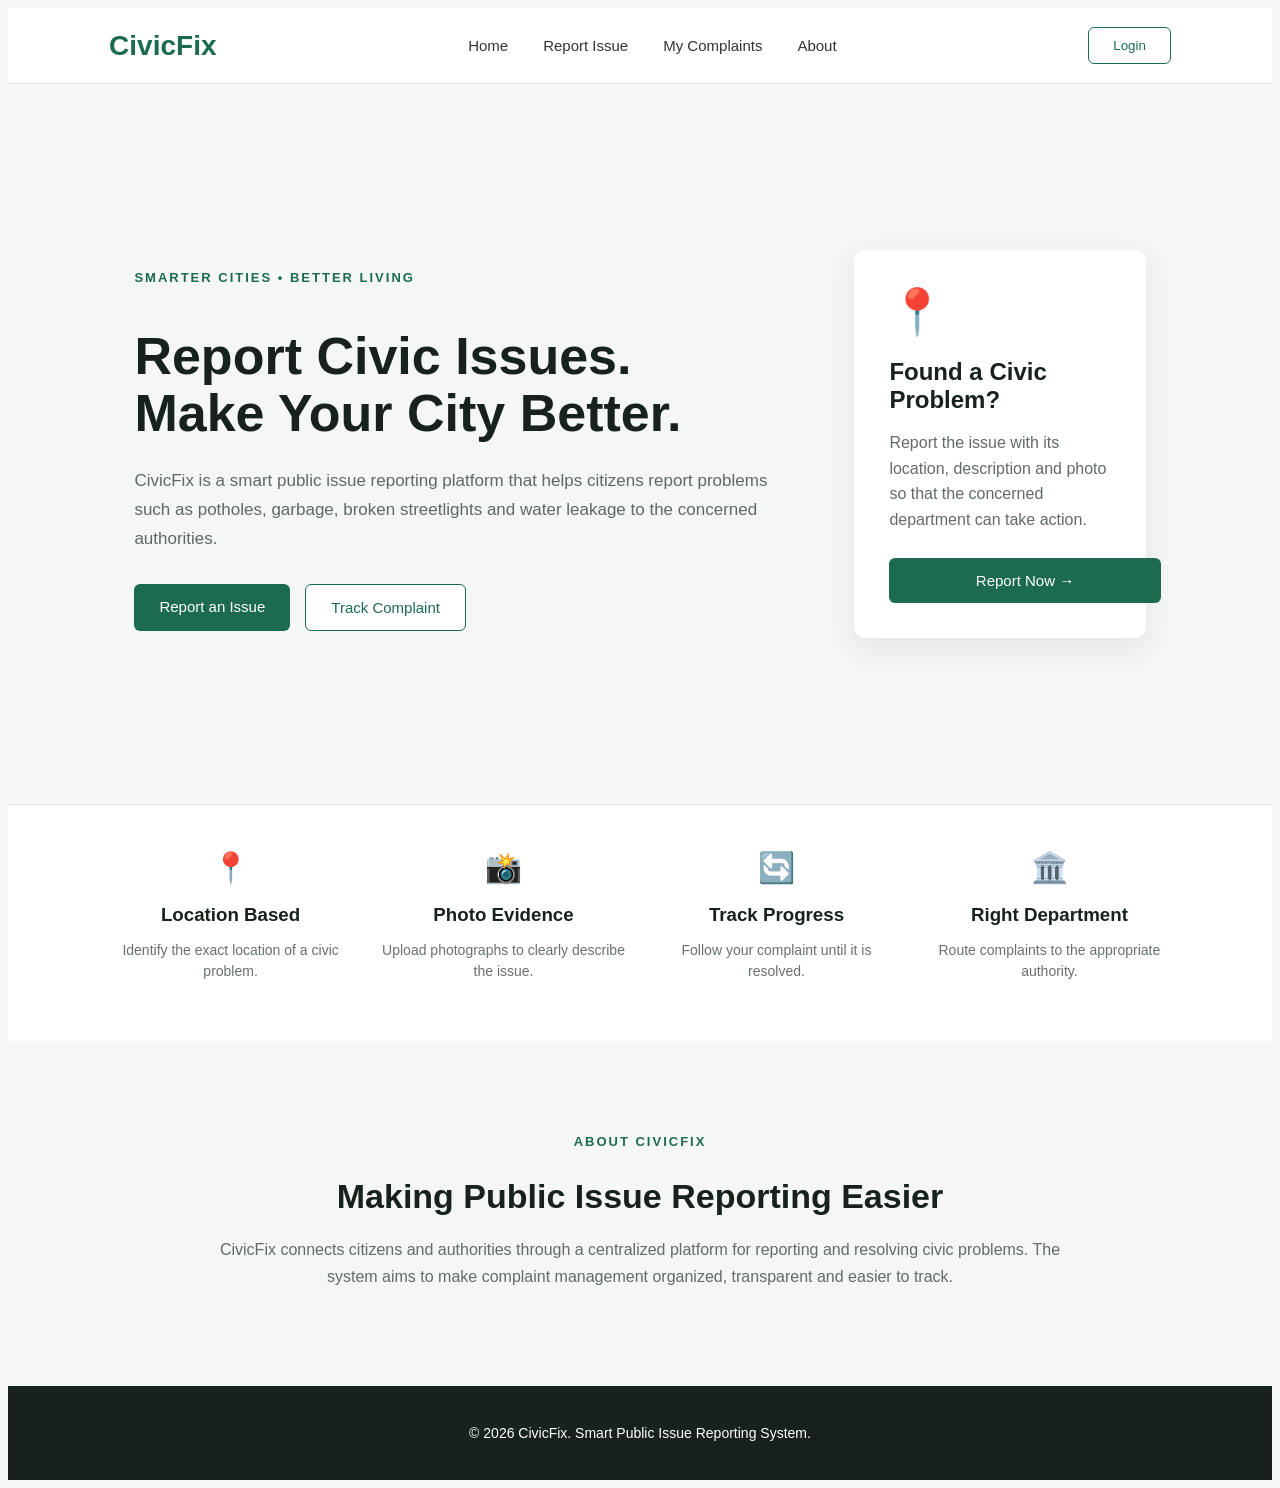
<file: index.html>
<!DOCTYPE html>
<html lang="en">
<head>
    <meta charset="UTF-8">
    <meta name="viewport" content="width=device-width, initial-scale=1.0">
    <title>CivicFix | Smart Public Issue Reporting</title>
    <link rel="stylesheet" href="style.css">
</head>
<body>
<header>
    <div class="logo">CivicFix</div>
    <nav>
        <a href="index.html">Home</a>
        <a href="report.html">Report Issue</a>
        <a href="complaints.html">My Complaints</a>
        <a href="index.html#about">About</a>
    </nav>
    <button class="login-btn">Login</button>
</header>

<section class="hero">
    <div class="hero-content">
        <p class="tagline">SMARTER CITIES • BETTER LIVING</p>
        <h1>Report Civic Issues.<br>Make Your City Better.</h1>
        <p class="description">
            CivicFix is a smart public issue reporting platform that helps citizens
            report problems such as potholes, garbage, broken streetlights and
            water leakage to the concerned authorities.
        </p>
        <div class="hero-buttons">
            <a href="report.html" class="primary-btn">Report an Issue</a>
            <a href="complaints.html" class="secondary-btn">Track Complaint</a>
        </div>
    </div>
    <div class="report-card">
        <div class="card-icon">📍</div>
        <h2>Found a Civic Problem?</h2>
        <p>
            Report the issue with its location, description and photo so that
            the concerned department can take action.
        </p>
        <a href="report.html" class="card-btn">Report Now →</a>
    </div>
</section>

<section class="features">
    <div class="feature">
        <div class="feature-icon">📍</div>
        <h3>Location Based</h3>
        <p>Identify the exact location of a civic problem.</p>
    </div>
    <div class="feature">
        <div class="feature-icon">📸</div>
        <h3>Photo Evidence</h3>
        <p>Upload photographs to clearly describe the issue.</p>
    </div>
    <div class="feature">
        <div class="feature-icon">🔄</div>
        <h3>Track Progress</h3>
        <p>Follow your complaint until it is resolved.</p>
    </div>
    <div class="feature">
        <div class="feature-icon">🏛️</div>
        <h3>Right Department</h3>
        <p>Route complaints to the appropriate authority.</p>
    </div>
</section>

<section class="about" id="about">
    <p class="tagline">ABOUT CIVICFIX</p>
    <h2>Making Public Issue Reporting Easier</h2>
    <p>
        CivicFix connects citizens and authorities through a centralized platform
        for reporting and resolving civic problems. The system aims to make
        complaint management organized, transparent and easier to track.
    </p>
</section>

<footer>
    <p>© 2026 CivicFix. Smart Public Issue Reporting System.</p>
</footer>
</body>
</html>
</file>
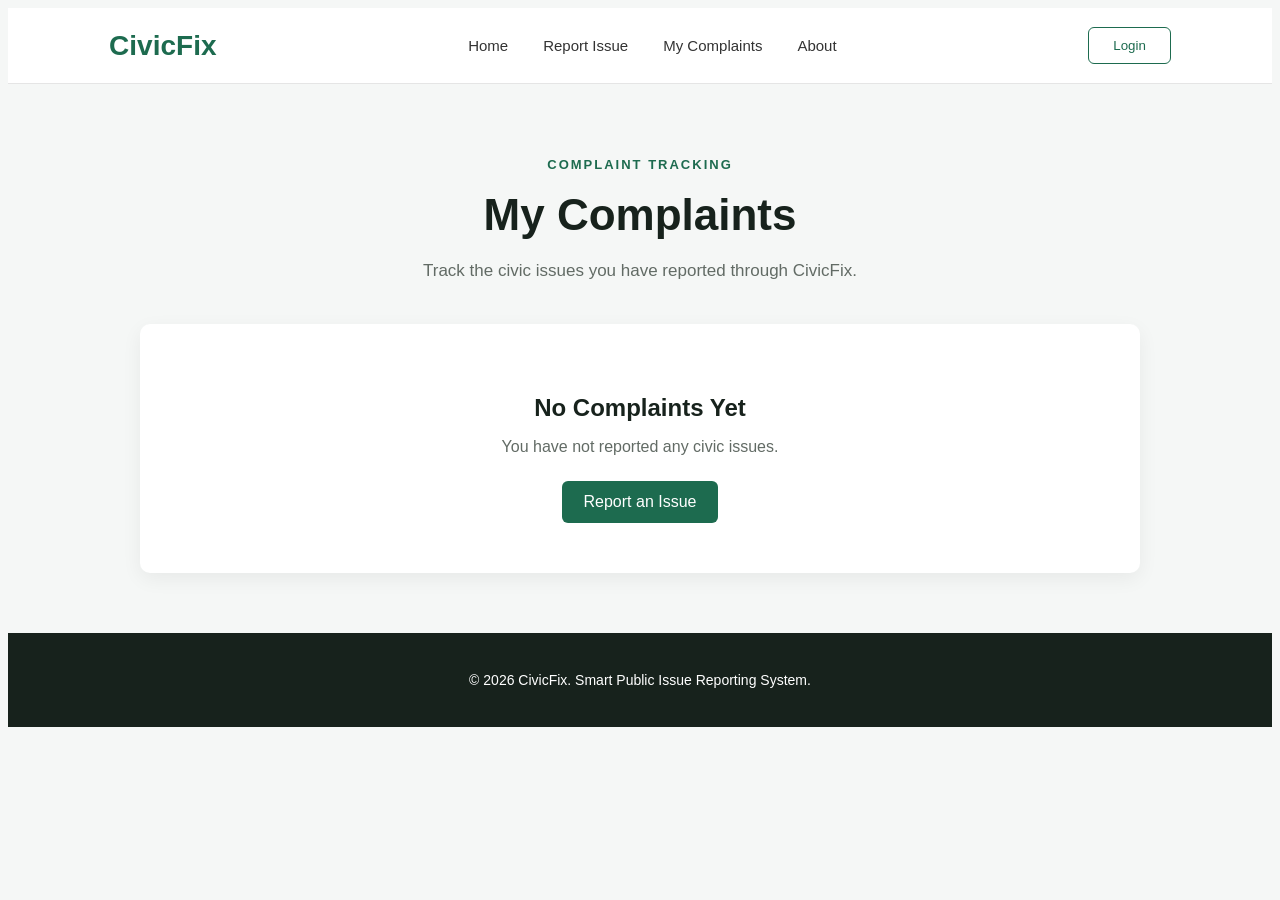
<file: complaints.html>
<!DOCTYPE html>
<html lang="en">
<head>
    <meta charset="UTF-8">
    <meta name="viewport" content="width=device-width, initial-scale=1.0">
    <title>My Complaints | CivicFix</title>
    <link rel="stylesheet" href="style.css">
</head>
<body>
<header>
    <div class="logo">CivicFix</div>
    <nav>
        <a href="index.html">Home</a>
        <a href="report.html">Report Issue</a>
        <a href="complaints.html">My Complaints</a>
        <a href="index.html#about">About</a>
    </nav>
    <button class="login-btn">Login</button>
</header>

<main class="complaints-page">
    <div class="complaints-header">
        <p class="tagline">COMPLAINT TRACKING</p>
        <h1>My Complaints</h1>
        <p>Track the civic issues you have reported through CivicFix.</p>
    </div>
    <div id="complaintsList"></div>
</main>

<footer>
    <p>© 2026 CivicFix. Smart Public Issue Reporting System.</p>
</footer>

<script src="script.js"></script>
</body>
</html>
</file>
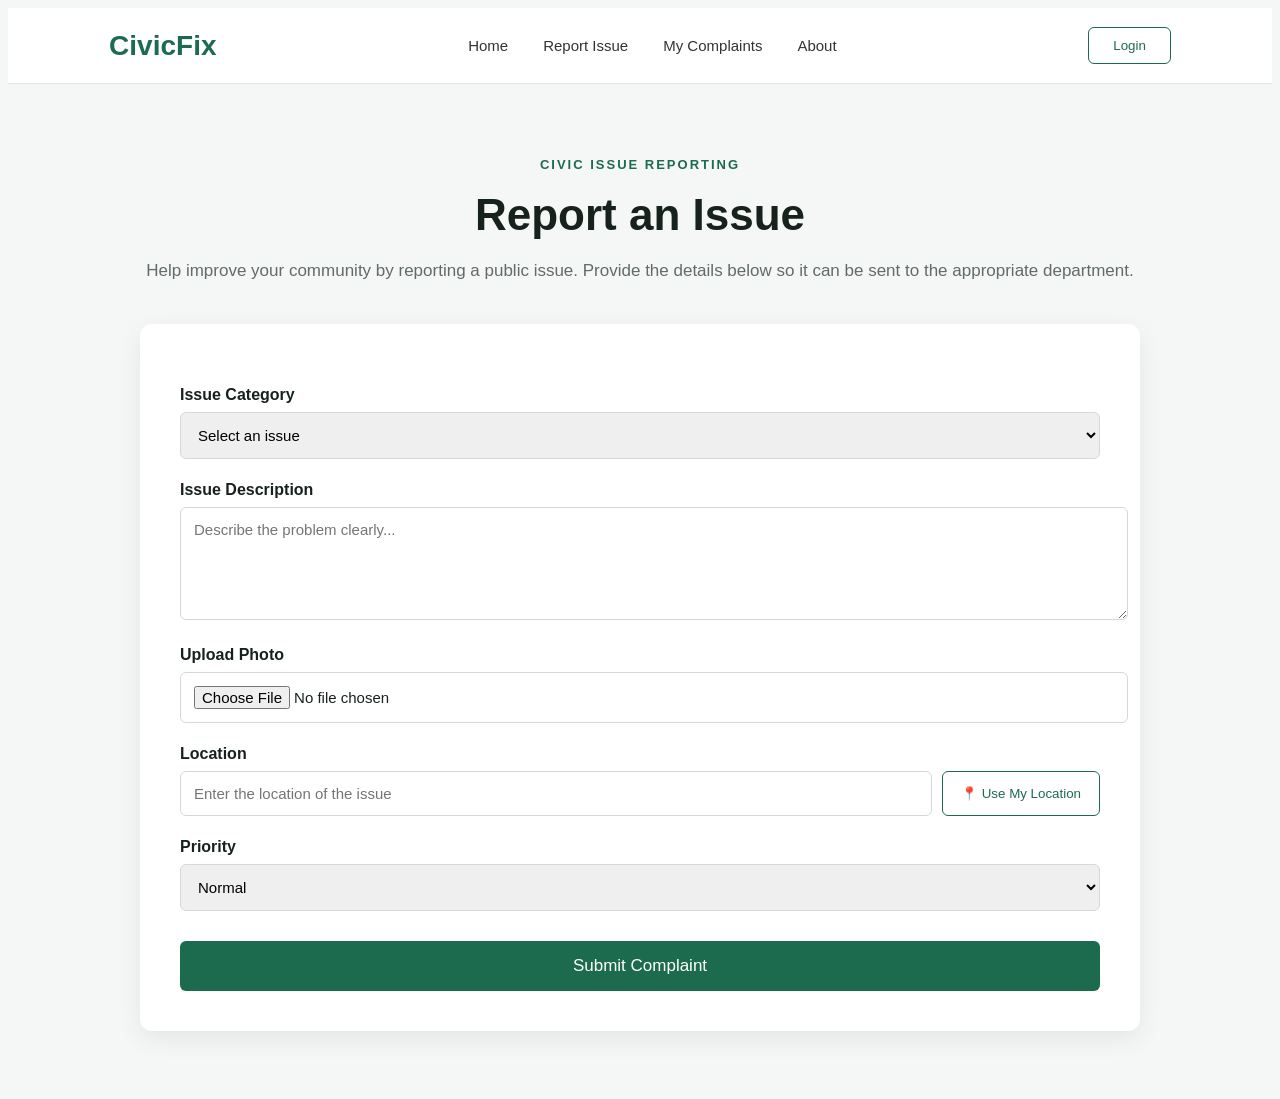
<file: report.html>
<!DOCTYPE html>
<html lang="en">
<head>
    <meta charset="UTF-8">
    <meta name="viewport" content="width=device-width, initial-scale=1.0">
    <title>Report Issue | CivicFix</title>
    <link rel="stylesheet" href="style.css">
</head>
<body>
<header>
    <div class="logo">CivicFix</div>
    <nav>
        <a href="index.html">Home</a>
        <a href="report.html">Report Issue</a>
        <a href="complaints.html">My Complaints</a>
        <a href="index.html#about">About</a>
    </nav>
    <button class="login-btn">Login</button>
</header>

<main class="report-page">
    <div class="report-header">
        <p class="tagline">CIVIC ISSUE REPORTING</p>
        <h1>Report an Issue</h1>
        <p>
            Help improve your community by reporting a public issue.
            Provide the details below so it can be sent to the appropriate department.
        </p>
    </div>

    <form class="report-form" id="complaintForm">
        <label for="category">Issue Category</label>
        <select id="category" required>
            <option value="">Select an issue</option>
            <option>Pothole / Road Damage</option>
            <option>Garbage Accumulation</option>
            <option>Broken Streetlight</option>
            <option>Water Leakage</option>
            <option>Damaged Traffic Signal</option>
            <option>Fallen Tree</option>
            <option>Other</option>
        </select>

        <label for="description">Issue Description</label>
        <textarea id="description" rows="5" placeholder="Describe the problem clearly..." required></textarea>

        <label for="photo">Upload Photo</label>
        <input type="file" id="photo" accept="image/*">

        <label for="location">Location</label>
        <div class="location-row">
            <input type="text" id="location" placeholder="Enter the location of the issue" required>
            <button type="button" class="location-btn">📍 Use My Location</button>
        </div>

        <label for="priority">Priority</label>
        <select id="priority">
            <option value="Normal">Normal</option>
            <option value="High">High</option>
            <option value="Emergency">Emergency</option>
        </select>

        <button type="submit" class="submit-btn">Submit Complaint</button>
    </form>
</main>

<script src="script.js"></script>
</body>
</html>
</file>
<file: style.css>
12q* {
    margin: 0;
    padding: 0;
    box-sizing: border-box;
}

body {
    font-family: Arial, sans-serif;
    background: #f5f7f6;
    color: #17221c;
}

header {
    height: 75px;
    background: white;
    display: flex;
    align-items: center;
    justify-content: space-between;
    padding: 0 8%;
    border-bottom: 1px solid #e5e5e5;
}

.logo {
    font-size: 28px;
    font-weight: bold;
    color: #1d6b4f;
}

nav {
    display: flex;
    gap: 35px;
}

nav a {
    text-decoration: none;
    color: #333;
    font-size: 15px;
}

nav a:hover {
    color: #1d6b4f;
}

.login-btn {
    padding: 10px 24px;
    background: white;
    border: 1px solid #1d6b4f;
    color: #1d6b4f;
    border-radius: 6px;
    cursor: pointer;
}

.hero {
    min-height: 560px;
    display: flex;
    align-items: center;
    justify-content: space-between;
    gap: 70px;
    padding: 80px 10%;
}

.hero-content {
    max-width: 650px;
}

.tagline {
    color: #1d6b4f;
    font-size: 13px;
    font-weight: bold;
    letter-spacing: 2px;
    margin-bottom: 18px;
}

.hero h1 {
    font-size: 52px;
    line-height: 1.1;
    margin-bottom: 25px;
}

.description {
    color: #5f6862;
    font-size: 17px;
    line-height: 1.7;
}

.hero-buttons {
    display: flex;
    gap: 15px;
    margin-top: 30px;
}

.primary-btn, .secondary-btn, .card-btn {
    display: inline-block;
    text-decoration: none;
    padding: 14px 25px;
    border-radius: 6px;
    font-size: 15px;
}

.primary-btn {
    background: #1d6b4f;
    color: white;
}

.secondary-btn {
    background: white;
    color: #1d6b4f;
    border: 1px solid #1d6b4f;
}

.report-card {
    width: 340px;
    background: white;
    padding: 35px;
    border-radius: 12px;
    box-shadow: 0 10px 30px rgba(0, 0, 0, 0.08);
}

.card-icon {
    font-size: 45px;
    margin-bottom: 15px;
}

.report-card h2 {
    margin-bottom: 15px;
}

.report-card p {
    color: #626b65;
    line-height: 1.6;
    margin-bottom: 25px;
}

.card-btn {
    width: 100%;
    text-align: center;
    background: #1d6b4f;
    color: white;
}

.features {
    background: white;
    display: grid;
    grid-template-columns: repeat(4, 1fr);
    gap: 30px;
    padding: 45px 8%;
    border-top: 1px solid #e5e5e5;
}

.feature {
    text-align: center;
}

.feature-icon {
    font-size: 30px;
    margin-bottom: 10px;
}

.feature h3 {
    margin-bottom: 8px;
}

.feature p {
    color: #69716c;
    font-size: 14px;
    line-height: 1.5;
}

.about {
    text-align: center;
    padding: 80px 15%;
}

.about h2 {
    font-size: 34px;
    margin-bottom: 20px;
}

.about p:last-child {
    color: #626b65;
    line-height: 1.7;
    font-size: 16px;
}

footer {
    text-align: center;
    padding: 25px;
    background: #17221c;
    color: white;
    font-size: 14px;
}

.report-page, .complaints-page {
    max-width: 1000px;
    margin: 0 auto;
    padding: 60px 25px;
}

.report-header, .complaints-header {
    text-align: center;
    margin-bottom: 40px;
}

.report-header h1, .complaints-header h1 {
    font-size: 44px;
    margin: 10px 0 15px;
}

.report-header p:last-child, .complaints-header p:last-child {
    color: #626b65;
    font-size: 17px;
    line-height: 1.6;
}

.report-form {
    background: white;
    padding: 40px;
    border-radius: 12px;
    box-shadow: 0 8px 25px rgba(0, 0, 0, 0.07);
}

.report-form label {
    display: block;
    font-weight: bold;
    margin-top: 22px;
    margin-bottom: 8px;
}

.report-form input, .report-form select, .report-form textarea {
    width: 100%;
    padding: 13px;
    border: 1px solid #d4d9d6;
    border-radius: 6px;
    font-size: 15px;
    font-family: Arial, sans-serif;
}

.report-form textarea {
    resize: vertical;
}

.location-row {
    display: flex;
    gap: 10px;
}

.location-row input {
    flex: 1;
}

.location-btn {
    padding: 0 18px;
    border: 1px solid #1d6b4f;
    background: white;
    color: #1d6b4f;
    border-radius: 6px;
    cursor: pointer;
}

.submit-btn {
    width: 100%;
    margin-top: 30px;
    padding: 15px;
    border: none;
    border-radius: 6px;
    background: #1d6b4f;
    color: white;
    font-size: 17px;
    cursor: pointer;
}

.submit-btn:hover {
    background: #15543e;
}

.complaint-card {
    background: white;
    padding: 25px;
    margin-bottom: 20px;
    border-radius: 10px;
    border-left: 5px solid #1d6b4f;
    box-shadow: 0 6px 20px rgba(0, 0, 0, 0.06);
}

.complaint-top {
    display: flex;
    justify-content: space-between;
    align-items: center;
    margin-bottom: 18px;
}

.complaint-top h2 {
    font-size: 22px;
}

.status {
    background: #e4f3eb;
    color: #1d6b4f;
    padding: 7px 14px;
    border-radius: 20px;
    font-size: 13px;
    font-weight: bold;
}

.complaint-card p {
    margin: 10px 0;
    color: #505852;
    line-height: 1.5;
}

.status-timeline {
    display: flex;
    align-items: center;
    margin-top: 25px;
    padding: 20px 10px;
    background: #f5f7f6;
    border-radius: 8px;
    overflow-x: auto;
}

.timeline-step {
    display: flex;
    flex-direction: column;
    align-items: center;
    min-width: 90px;
    text-align: center;
}

.timeline-dot {
    width: 16px;
    height: 16px;
    border-radius: 50%;
    background: #cbd2ce;
    border: 3px solid #cbd2ce;
    margin-bottom: 8px;
}

.timeline-step.active .timeline-dot {
    background: #1d6b4f;
    border-color: #1d6b4f;
}

.timeline-step span {
    font-size: 12px;
    color: #626b65;
    font-weight: bold;
}

.timeline-step.active span {
    color: #1d6b4f;
}

.timeline-line {
    height: 3px;
    width: 55px;
    background: #cbd2ce;
    margin-bottom: 28px;
    flex-shrink: 0;
}

.empty-complaints {
    text-align: center;
    background: white;
    padding: 50px;
    border-radius: 10px;
    box-shadow: 0 6px 20px rgba(0, 0, 0, 0.06);
}

.empty-complaints h2 {
    margin-bottom: 12px;
}

.empty-complaints p {
    color: #626b65;
    margin-bottom: 25px;
}

.empty-complaints a {
    display: inline-block;
    padding: 12px 22px;
    background: #1d6b4f;
    color: white;
    text-decoration: none;
    border-radius: 6px;
}

@media (max-width: 800px) {
    header {
        height: auto;
        min-height: 75px;
        flex-wrap: wrap;
        padding: 16px 5%;
        gap: 15px;
    }

    nav {
        display: flex;
        flex-wrap: wrap;
        justify-content: center;
        gap: 12px 18px;
        width: 100%;
        order: 3;
    }

    nav a {
        font-size: 14px;
    }

    .hero {
        flex-direction: column;
        padding: 60px 7%;
    }

    .hero h1 {
        font-size: 40px;
    }

    .report-card {
        width: 100%;
    }

    .features {
        grid-template-columns: 1fr 1fr;
    }
}
</file>
